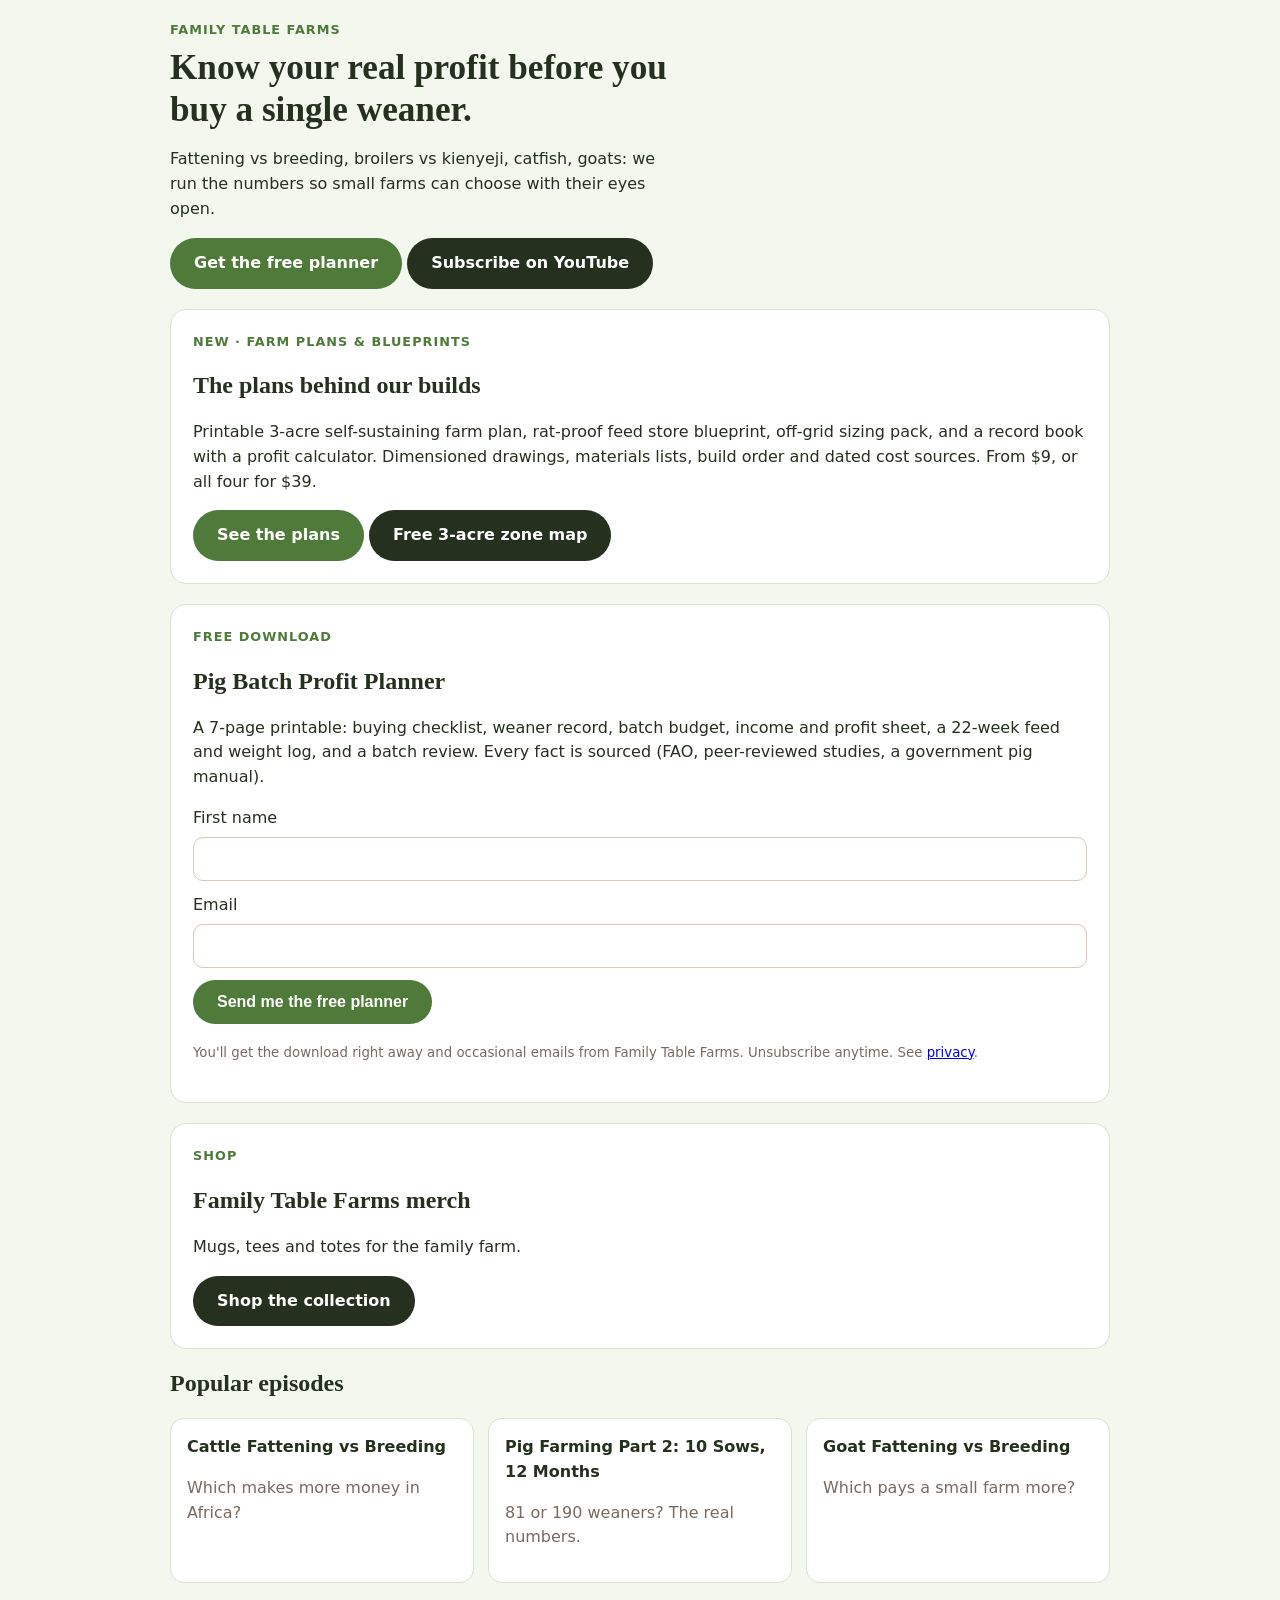
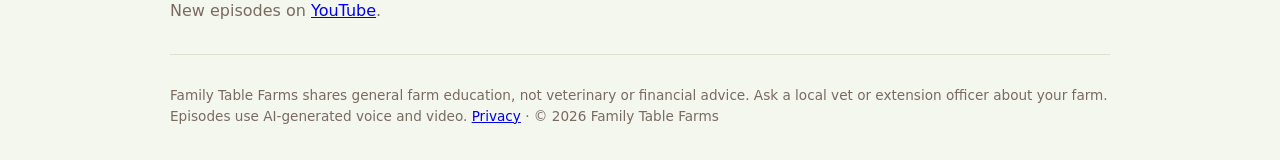
<file: index.html>
<!doctype html><html lang="en"><head><meta charset="utf-8">
<meta http-equiv="Content-Security-Policy" content="default-src 'self'; img-src 'self' data: https:; style-src 'self' 'unsafe-inline'; script-src 'self'; form-action https://formsubmit.co; base-uri 'self'; object-src 'none'; upgrade-insecure-requests">
<meta name="referrer" content="strict-origin-when-cross-origin"><meta name="viewport" content="width=device-width,initial-scale=1">
<title>Family Table Farms | Small-farm money battles, real numbers</title>
<meta name="description" content="Free Pig Batch Profit Planner: count every cost and every pig from weaner to market. From the Family Table Farms YouTube channel.">
<link rel="canonical" href="https://yarosim.github.io/family-table-farms/"><meta name="theme-color" content="#4F7A3A">
<link rel="stylesheet" href="style.css"></head><body><div class="wrap">
<section class="hero"><div><div class="kick">FAMILY TABLE FARMS</div><h1>Know your real profit before you buy a single weaner.</h1>
<p>Fattening vs breeding, broilers vs kienyeji, catfish, goats: we run the numbers so small farms can choose with their eyes open.</p>
<a class="btn" href="#free">Get the free planner</a> <a class="btn alt" href="https://www.youtube.com/channel/UChLOYBNOhn2u70Kt5-DNtow?sub_confirmation=1">Subscribe on YouTube</a></div></section>
<section class="card"><div class="kick">NEW · FARM PLANS &amp; BLUEPRINTS</div><h2>The plans behind our builds</h2>
<p>Printable 3-acre self-sustaining farm plan, rat-proof feed store blueprint, off-grid sizing pack, and a record book with a profit calculator. Dimensioned drawings, materials lists, build order and dated cost sources. From $9, or all four for $39.</p>
<a class="btn" href="plans/">See the plans</a> <a class="btn alt" href="plans/#free">Free 3-acre zone map</a></section>
<section class="card" id="free"><div class="kick">FREE DOWNLOAD</div><h2>Pig Batch Profit Planner</h2>
<p>A 7-page printable: buying checklist, weaner record, batch budget, income and profit sheet, a 22-week feed and weight log, and a batch review. Every fact is sourced (FAO, peer-reviewed studies, a government pig manual).</p>
<form action="https://formsubmit.co/pnsgloballlc@gmail.com" method="POST">
<input type="hidden" name="_subject" value="[SIGNUP] family-table-farms"><input type="hidden" name="_next" value="https://yarosim.github.io/family-table-farms/free/">
<input type="hidden" name="_captcha" value="false"><input type="hidden" name="_template" value="table"><input type="text" name="_honey" style="display:none" tabindex="-1" autocomplete="off">
<input type="hidden" name="source" value="family-table-farms-landing"><label>First name<input type="text" name="name" required></label>
<label>Email<input type="email" name="email" required></label><button class="btn" type="submit">Send me the free planner</button>
<p><small>You'll get the download right away and occasional emails from Family Table Farms. Unsubscribe anytime. See <a href="privacy.html">privacy</a>.</small></p></form></section>
<section class="card"><div class="kick">SHOP</div><h2>Family Table Farms merch</h2><p>Mugs, tees and totes for the family farm.</p><a class="btn alt" href="https://vb3mfp-qd.myshopify.com/collections/family-table-farms">Shop the collection</a></section>
<section><h2>Popular episodes</h2><div class="eps">
<div class="ep"><strong>Cattle Fattening vs Breeding</strong><p class="muted">Which makes more money in Africa?</p></div>
<div class="ep"><strong>Pig Farming Part 2: 10 Sows, 12 Months</strong><p class="muted">81 or 190 weaners? The real numbers.</p></div>
<div class="ep"><strong>Goat Fattening vs Breeding</strong><p class="muted">Which pays a small farm more?</p></div></div>
<p class="muted">New episodes on <a href="https://www.youtube.com/channel/UChLOYBNOhn2u70Kt5-DNtow">YouTube</a>.</p></section>
<footer><p>Family Table Farms shares general farm education, not veterinary or financial advice. Ask a local vet or extension officer about your farm. Episodes use AI-generated voice and video. <a href="privacy.html">Privacy</a> · © 2026 Family Table Farms</p></footer></div></body></html>
</file>
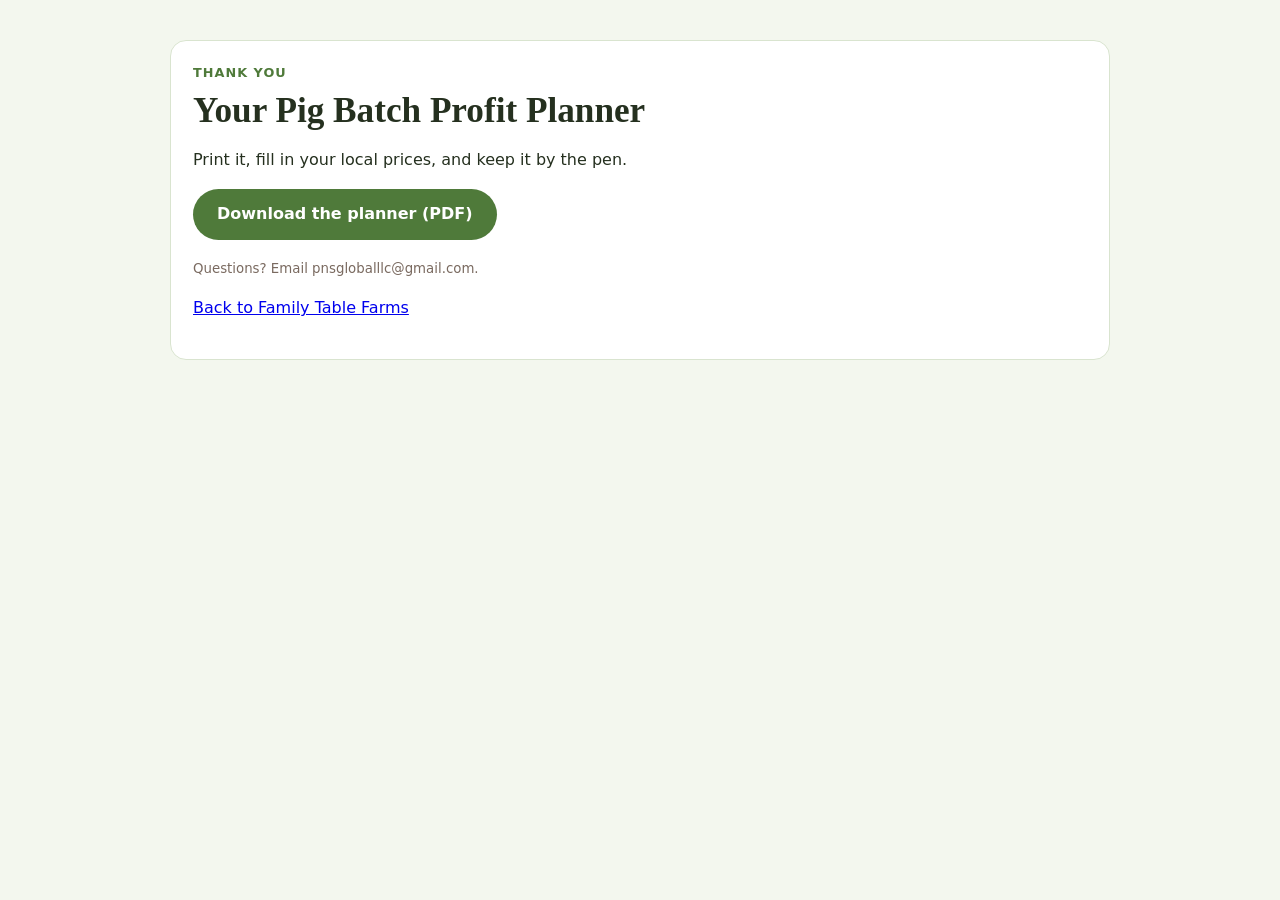
<file: free/index.html>
<!doctype html><html lang="en"><head><meta charset="utf-8"><meta http-equiv="Content-Security-Policy" content="default-src 'self'; img-src 'self' data: https:; style-src 'self' 'unsafe-inline'; script-src 'self'; form-action https://formsubmit.co; base-uri 'self'; object-src 'none'; upgrade-insecure-requests"><meta name="viewport" content="width=device-width,initial-scale=1"><meta name="robots" content="noindex">
<title>Your free planner | Family Table Farms</title><link rel="stylesheet" href="../style.css"></head><body><div class="wrap"><div class="card"><div class="kick">THANK YOU</div>
<h1>Your Pig Batch Profit Planner</h1><p>Print it, fill in your local prices, and keep it by the pen.</p>
<a class="btn" href="family-table-farms-pig-batch-profit-planner.pdf" download>Download the planner (PDF)</a>
<p><small>Questions? Email pnsgloballlc@gmail.com.</small></p><p><a href="../">Back to Family Table Farms</a></p></div></div></body></html>
</file>
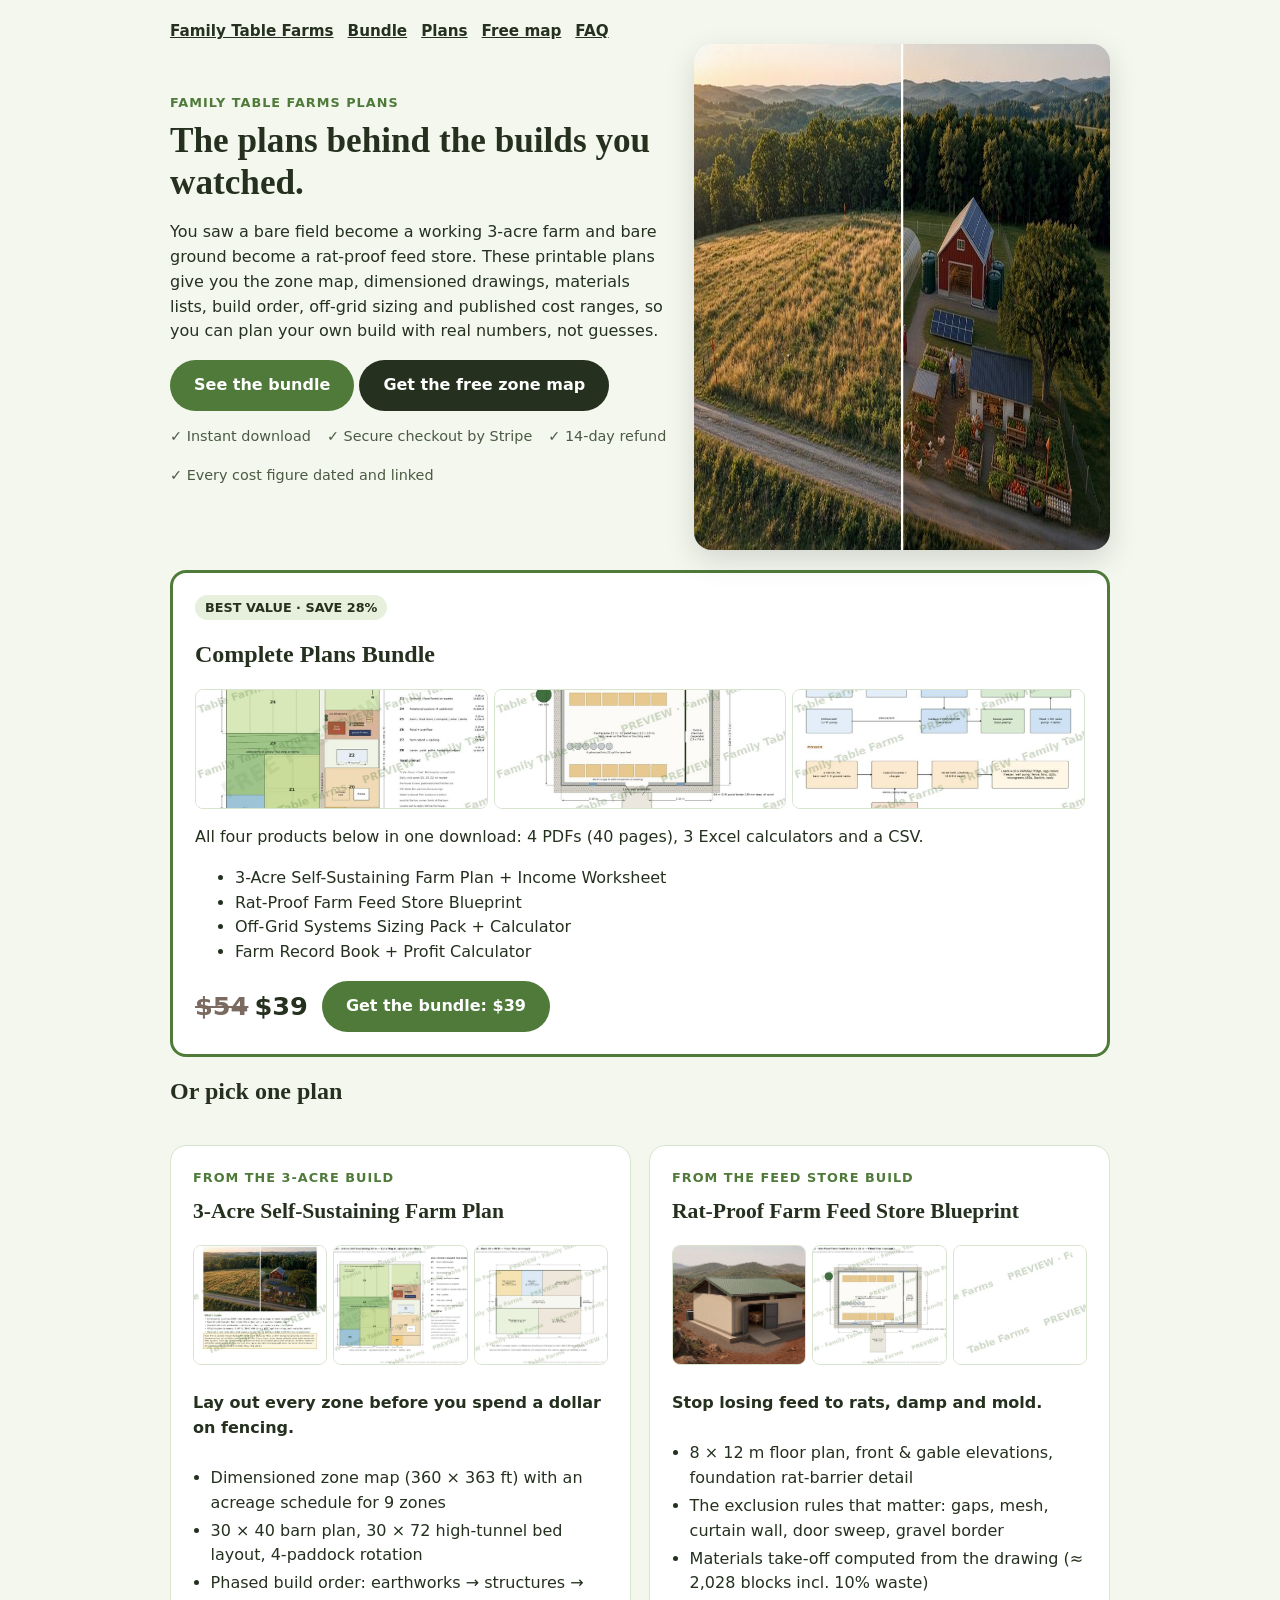
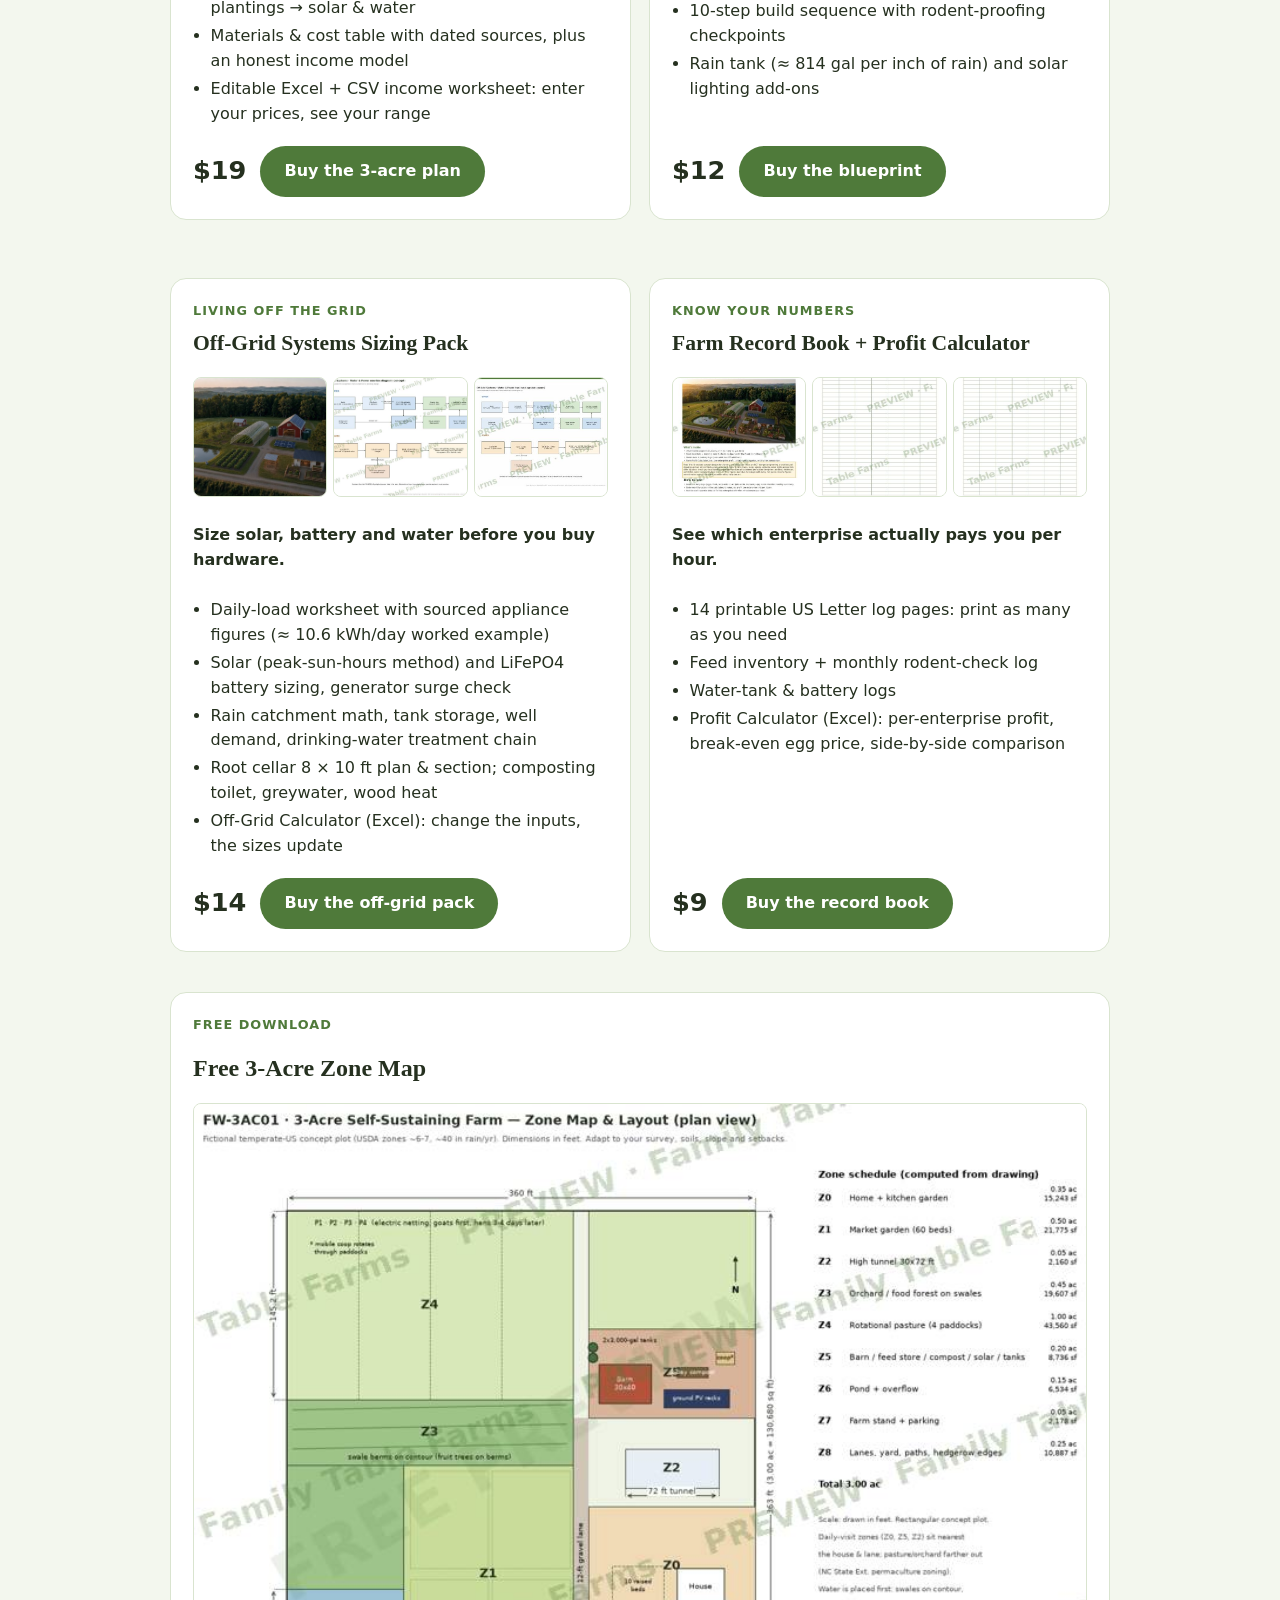
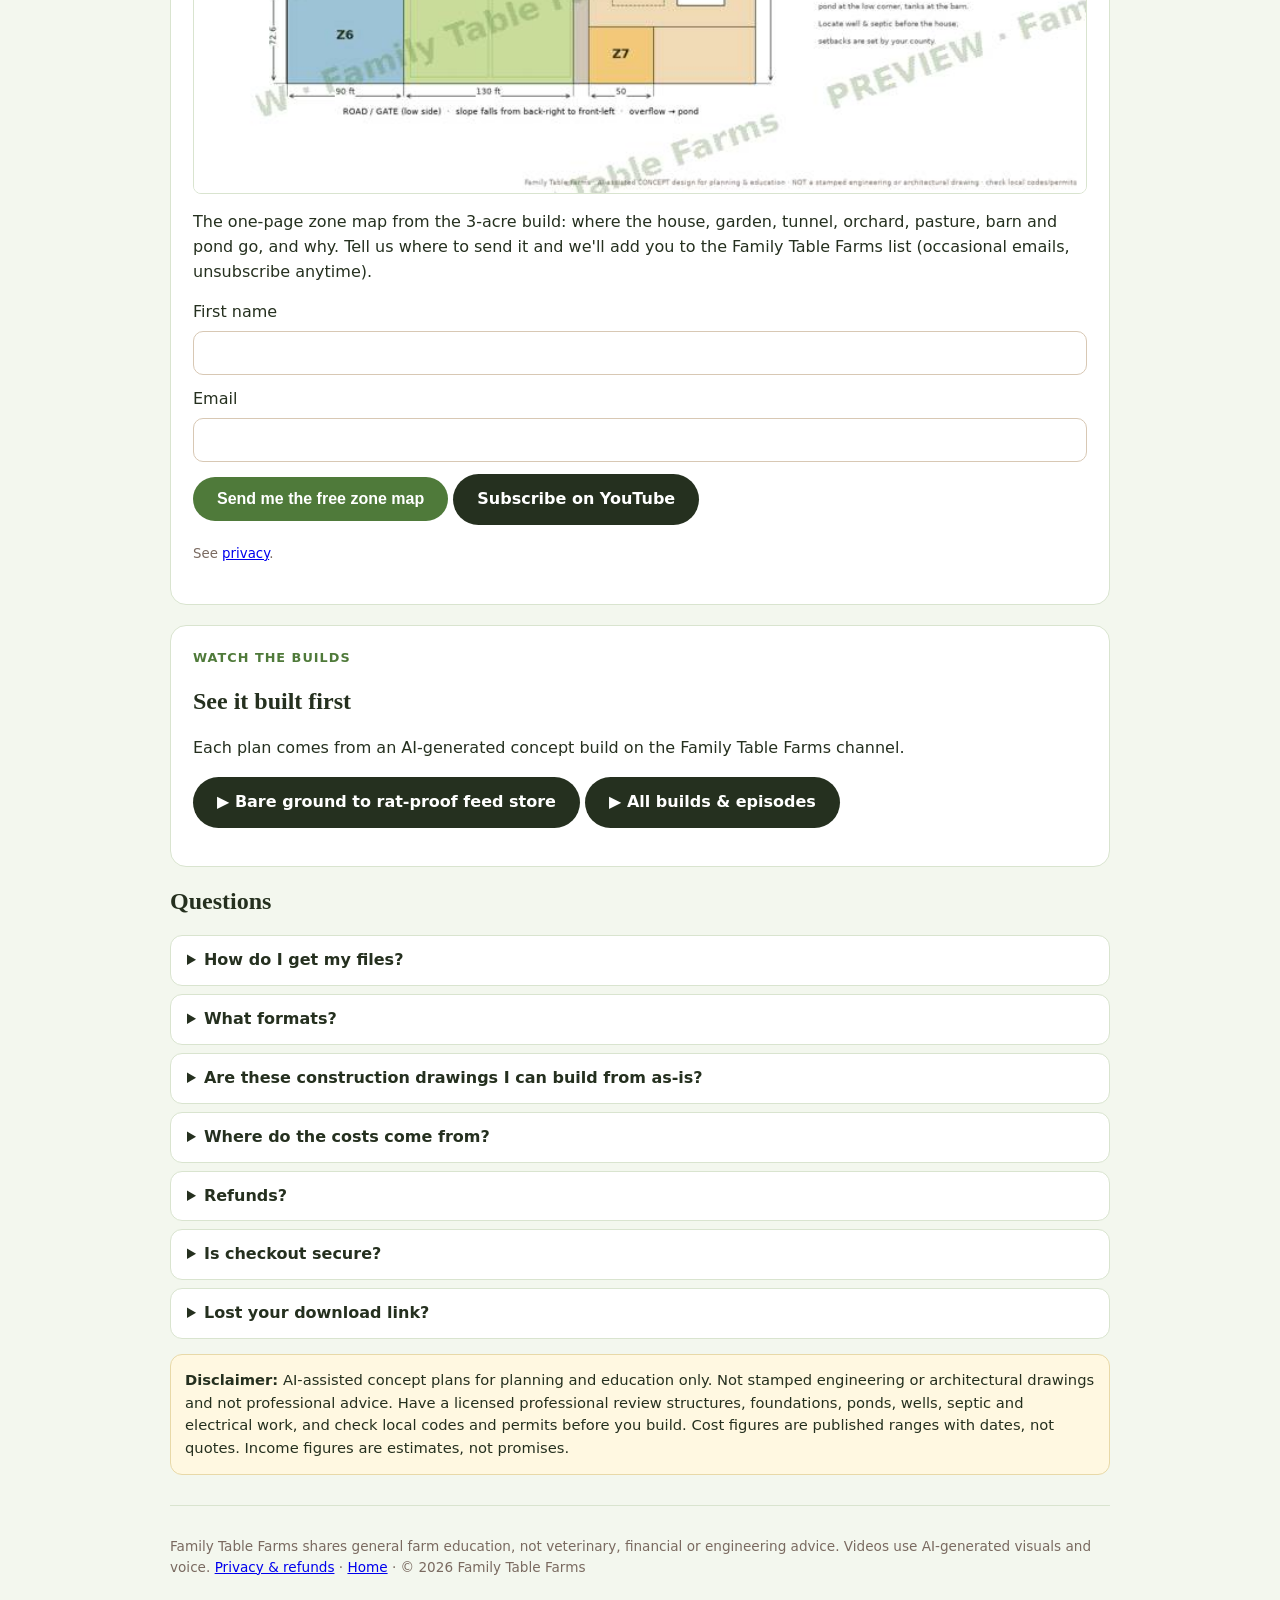
<file: plans/index.html>
<!doctype html><html lang="en"><head><meta charset="utf-8">
<meta http-equiv="Content-Security-Policy" content="default-src 'self'; img-src 'self' data: https:; style-src 'self' 'unsafe-inline'; script-src 'self'; form-action https://formsubmit.co; base-uri 'self'; object-src 'none'; upgrade-insecure-requests">
<meta name="referrer" content="strict-origin-when-cross-origin"><meta name="viewport" content="width=device-width,initial-scale=1">
<title>Farm Plans &amp; Blueprints | Family Table Farms</title>
<meta name="description" content="Printable small-farm plans from the Family Table Farms builds: 3-acre self-sustaining farm plan, rat-proof feed store blueprint, off-grid sizing pack, record book + profit calculator. Instant download.">
<link rel="canonical" href="https://yarosim.github.io/family-table-farms/plans/"><meta name="theme-color" content="#4F7A3A">
<meta property="og:title" content="Family Table Farms Plans &amp; Blueprints"><meta property="og:description" content="Plans from the builds you watched: zone map, dimensioned drawings, materials lists, sourced costs, off-grid sizing.">
<meta property="og:image" content="https://yarosim.github.io/family-table-farms/plans/img/3acre-before-after.jpg"><meta property="og:url" content="https://yarosim.github.io/family-table-farms/plans/">
<link rel="stylesheet" href="../style.css"><link rel="stylesheet" href="assets/plans.css"></head><body data-prefill-promo="off"><div class="wrap">
<nav class="nav"><a href="../">Family Table Farms</a><a href="#bundle">Bundle</a><a href="#plans">Plans</a><a href="#free">Free map</a><a href="#faq">FAQ</a></nav>
<!-- PROMO: hidden until FARMLAUNCH is confirmed working on a real (non-automated) checkout. To launch: remove the hidden attribute below and set data-prefill-promo="on" on <body>. -->
<p class="promo" hidden data-promo-banner="2026-12-31T23:59:00-05:00">Launch offer: <strong>20% off</strong> any plan with code <code>FARMLAUNCH</code> until Dec 31, 2026 (applied automatically at checkout from this page).</p>
<section class="hero"><div><div class="kick">FAMILY TABLE FARMS PLANS</div>
<h1>The plans behind the builds you watched.</h1>
<p>You saw a bare field become a working 3-acre farm and bare ground become a rat-proof feed store. These printable plans give you the zone map, dimensioned drawings, materials lists, build order, off-grid sizing and published cost ranges, so you can plan your own build with real numbers, not guesses.</p>
<a class="btn" href="#bundle">See the bundle</a> <a class="btn alt" href="#free">Get the free zone map</a>
<p class="trust"><span>✓ Instant download</span><span>✓ Secure checkout by Stripe</span><span>✓ 14-day refund</span><span>✓ Every cost figure dated and linked</span></p></div>
<img class="wide" src="img/3acre-before-after.jpg" alt="AI concept render: a bare 3-acre field before and the finished farm after" width="900" height="506"></section>

<section class="card bundle" id="bundle"><span class="tag">BEST VALUE · SAVE 28%</span><h2>Complete Plans Bundle</h2>
<div class="shots"><img src="img/3acre-zone-map-preview.jpg" alt="Zone map preview" loading="lazy"><img src="img/feedstore-plan-preview.jpg" alt="Feed store floor plan preview" loading="lazy"><img src="img/offgrid-diagram-preview.jpg" alt="Off-grid system diagram preview" loading="lazy"></div>
<p>All four products below in one download: 4 PDFs (40 pages), 3 Excel calculators and a CSV.</p>
<ul><li>3-Acre Self-Sustaining Farm Plan + Income Worksheet</li><li>Rat-Proof Farm Feed Store Blueprint</li><li>Off-Grid Systems Sizing Pack + Calculator</li><li>Farm Record Book + Profit Calculator</li></ul>
<div class="buy"><span class="price"><span class="was">$54</span>$39</span><a class="btn" data-buy="ftf-bundle" data-promo="FARMLAUNCH" data-promo-until="2026-12-31T23:59:00-05:00" href="https://buy.stripe.com/5kQ9ATd6Abtqew23362Ji2S" rel="noopener">Get the bundle: $39</a></div></section>

<h2 id="plans">Or pick one plan</h2><div class="grid">
<section class="card prod"><div class="kick">FROM THE 3-ACRE BUILD</div><h3>3-Acre Self-Sustaining Farm Plan</h3>
<div class="shots"><img src="img/3acre-page1.jpg" alt="Cover page preview" loading="lazy"><img src="img/3acre-zone-map-preview.jpg" alt="Zone map preview" loading="lazy"><img src="img/barn-plan-preview.jpg" alt="Barn floor plan preview" loading="lazy"></div>
<p><strong>Lay out every zone before you spend a dollar on fencing.</strong></p>
<ul><li>Dimensioned zone map (360 × 363 ft) with an acreage schedule for 9 zones</li><li>30 × 40 barn plan, 30 × 72 high-tunnel bed layout, 4-paddock rotation</li><li>Phased build order: earthworks → structures → plantings → solar &amp; water</li><li>Materials &amp; cost table with dated sources, plus an honest income model</li><li>Editable Excel + CSV income worksheet: enter your prices, see your range</li></ul>
<div class="buy"><span class="price">$19</span><a class="btn" data-buy="ftf-3acre" data-promo="FARMLAUNCH" data-promo-until="2026-12-31T23:59:00-05:00" href="https://buy.stripe.com/5kQ4gz1nS7dacnUcDG2Ji2O" rel="noopener">Buy the 3-acre plan</a></div></section>
<section class="card prod"><div class="kick">FROM THE FEED STORE BUILD</div><h3>Rat-Proof Farm Feed Store Blueprint</h3>
<div class="shots"><img src="img/feedstore-final.jpg" alt="AI concept render of the finished feed store" loading="lazy"><img src="img/feedstore-plan-preview.jpg" alt="Floor plan preview" loading="lazy"><img src="img/feedstore-page3.jpg" alt="Elevation page preview" loading="lazy"></div>
<p><strong>Stop losing feed to rats, damp and mold.</strong></p>
<ul><li>8 × 12 m floor plan, front &amp; gable elevations, foundation rat-barrier detail</li><li>The exclusion rules that matter: gaps, mesh, curtain wall, door sweep, gravel border</li><li>Materials take-off computed from the drawing (≈ 2,028 blocks incl. 10% waste)</li><li>10-step build sequence with rodent-proofing checkpoints</li><li>Rain tank (≈ 814 gal per inch of rain) and solar lighting add-ons</li></ul>
<div class="buy"><span class="price">$12</span><a class="btn" data-buy="ftf-feedstore" data-promo="FARMLAUNCH" data-promo-until="2026-12-31T23:59:00-05:00" href="https://buy.stripe.com/28E28rd6A2WUfA6cDG2Ji2P" rel="noopener">Buy the blueprint</a></div></section>
<section class="card prod"><div class="kick">LIVING OFF THE GRID</div><h3>Off-Grid Systems Sizing Pack</h3>
<div class="shots"><img src="img/3acre-solar-tanks.jpg" alt="AI concept render of solar array and rain tanks" loading="lazy"><img src="img/offgrid-diagram-preview.jpg" alt="System diagram preview" loading="lazy"><img src="img/offgrid-page2.jpg" alt="Load worksheet preview" loading="lazy"></div>
<p><strong>Size solar, battery and water before you buy hardware.</strong></p>
<ul><li>Daily-load worksheet with sourced appliance figures (≈ 10.6 kWh/day worked example)</li><li>Solar (peak-sun-hours method) and LiFePO4 battery sizing, generator surge check</li><li>Rain catchment math, tank storage, well demand, drinking-water treatment chain</li><li>Root cellar 8 × 10 ft plan &amp; section; composting toilet, greywater, wood heat</li><li>Off-Grid Calculator (Excel): change the inputs, the sizes update</li></ul>
<div class="buy"><span class="price">$14</span><a class="btn" data-buy="ftf-offgrid" data-promo="FARMLAUNCH" data-promo-until="2026-12-31T23:59:00-05:00" href="https://buy.stripe.com/9B66oH4A4gNKfA66fi2Ji2Q" rel="noopener">Buy the off-grid pack</a></div></section>
<section class="card prod"><div class="kick">KNOW YOUR NUMBERS</div><h3>Farm Record Book + Profit Calculator</h3>
<div class="shots"><img src="img/records-page1.jpg" alt="Record book cover preview" loading="lazy"><img src="img/records-page3.jpg" alt="Flock record page preview" loading="lazy"><img src="img/records-page6.jpg" alt="Log page preview" loading="lazy"></div>
<p><strong>See which enterprise actually pays you per hour.</strong></p>
<ul><li>14 printable US Letter log pages: print as many as you need</li><li>Feed inventory + monthly rodent-check log</li><li>Water-tank &amp; battery logs</li><li>Profit Calculator (Excel): per-enterprise profit, break-even egg price, side-by-side comparison</li></ul>
<div class="buy"><span class="price">$9</span><a class="btn" data-buy="ftf-records" data-promo="FARMLAUNCH" data-promo-until="2026-12-31T23:59:00-05:00" href="https://buy.stripe.com/7sY4gz5E8cxu73A9ru2Ji2R" rel="noopener">Buy the record book</a></div></section></div>

<section class="card" id="free"><div class="kick">FREE DOWNLOAD</div><h2>Free 3-Acre Zone Map</h2>
<div class="shots one"><img src="img/3acre-zone-map-preview.jpg" alt="Free zone map preview" loading="lazy"></div>
<p>The one-page zone map from the 3-acre build: where the house, garden, tunnel, orchard, pasture, barn and pond go, and why. Tell us where to send it and we'll add you to the Family Table Farms list (occasional emails, unsubscribe anytime).</p>
<form action="https://formsubmit.co/pnsgloballlc@gmail.com" method="POST">
<input type="hidden" name="_subject" value="[SIGNUP] family-table-farms plans zone map"><input type="hidden" name="_next" value="https://yarosim.github.io/family-table-farms/free/3-acre-zone-map.pdf">
<input type="hidden" name="_captcha" value="false"><input type="hidden" name="_template" value="table"><input type="text" name="_honey" style="display:none" tabindex="-1" autocomplete="off">
<input type="hidden" name="source" value="plans-zone-map"><input type="hidden" name="utm" value="direct">
<label>First name<input type="text" name="name" required></label><label>Email<input type="email" name="email" required></label>
<button class="btn" type="submit">Send me the free zone map</button> <a class="btn alt" href="https://www.youtube.com/channel/UChLOYBNOhn2u70Kt5-DNtow?sub_confirmation=1" rel="noopener">Subscribe on YouTube</a>
<p><small>See <a href="../privacy.html">privacy</a>.</small></p></form></section>

<section class="card"><div class="kick">WATCH THE BUILDS</div><h2>See it built first</h2>
<p>Each plan comes from an AI-generated concept build on the Family Table Farms channel.</p>
<p><a class="btn alt" href="https://www.youtube.com/watch?v=pWa-LT3Fvps" rel="noopener">▶ Bare ground to rat-proof feed store</a> <a class="btn alt" href="https://www.youtube.com/channel/UChLOYBNOhn2u70Kt5-DNtow/videos" rel="noopener">▶ All builds &amp; episodes</a></p></section>

<section id="faq"><h2>Questions</h2>
<details><summary>How do I get my files?</summary><p>Right after payment you land on a private download page. We also email you a link to it that works for 30 days. Download buttons refresh each visit (5 downloads per file).</p></details>
<details><summary>What formats?</summary><p>PDF (US Letter, printable) plus Excel .xlsx calculators that also open in Google Sheets, LibreOffice and Numbers. The 3-acre worksheet also comes as CSV.</p></details>
<details><summary>Are these construction drawings I can build from as-is?</summary><p>No. They are planning plans: AI-assisted concepts with dimensions, quantities and sourced cost ranges to help you plan, budget and talk to builders. They are not stamped engineering or architectural drawings. Have a licensed professional review structures, foundations, ponds, wells, septic and electrical work, and check your local codes and permits.</p></details>
<details><summary>Where do the costs come from?</summary><p>Published sources (extension services, government data, retailers and cost guides), each listed with a link and the date we checked it. They are US ranges, not quotes; your local prices will differ.</p></details>
<details><summary>Refunds?</summary><p>If a plan isn't useful to you, email <a href="mailto:pnsgloballlc@gmail.com">pnsgloballlc@gmail.com</a> within 14 days of purchase with your Stripe receipt and we'll refund you in full.</p></details>
<details><summary>Is checkout secure?</summary><p>Payment is handled by Stripe. We never see your card number. Your bank statement and receipt may show "Yaro Security", the business that runs our checkout.</p></details>
<details><summary>Lost your download link?</summary><p>Use the resend form on the <a href="thanks/">download page</a> with the email you used at checkout.</p></details></section>

<p class="disc"><strong>Disclaimer:</strong> AI-assisted concept plans for planning and education only. Not stamped engineering or architectural drawings and not professional advice. Have a licensed professional review structures, foundations, ponds, wells, septic and electrical work, and check local codes and permits before you build. Cost figures are published ranges with dates, not quotes. Income figures are estimates, not promises.</p>
<footer><p>Family Table Farms shares general farm education, not veterinary, financial or engineering advice. Videos use AI-generated visuals and voice. <a href="../privacy.html">Privacy &amp; refunds</a> · <a href="../">Home</a> · © 2026 Family Table Farms</p></footer>
</div><script src="assets/store.js"></script></body></html>
</file>
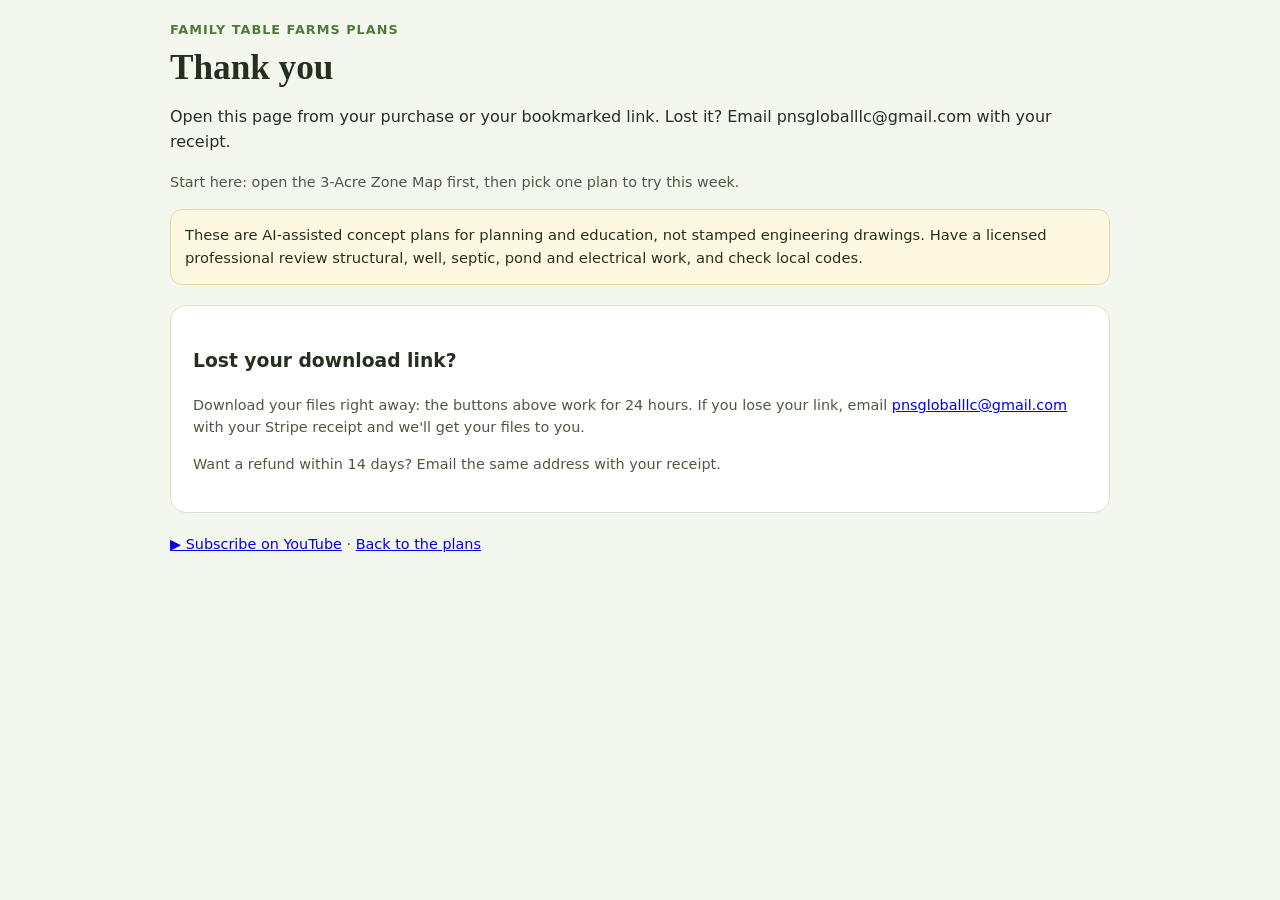
<file: plans/thanks/index.html>
<!doctype html><html lang="en"><head><meta charset="utf-8"><meta name="viewport" content="width=device-width,initial-scale=1">
<meta name="robots" content="noindex,nofollow,noarchive"><meta name="referrer" content="no-referrer">
<meta http-equiv="Content-Security-Policy" content="default-src 'self'; script-src 'self'; style-src 'self'; img-src 'self' data:; connect-src https://exodus-paygate.yarosimpro.workers.dev; base-uri 'none'; form-action 'none'">
<title>Your downloads | Family Table Farms</title>
<link rel="stylesheet" href="../../style.css"><link rel="stylesheet" href="../assets/plans.css"></head>
<body data-paygate="https://exodus-paygate.yarosimpro.workers.dev"><main class="wrap">
<div class="kick">FAMILY TABLE FARMS PLANS</div><h1 id="h">Thank you</h1>
<p id="st" role="status" aria-live="polite">Confirming your payment with Stripe…</p>
<p class="small">Start here: open the 3-Acre Zone Map first, then pick one plan to try this week.</p>
<ul id="files" class="dlist"></ul>
<p class="small" id="exp" hidden></p>
<div id="keep" hidden><p class="small">Download your files now. <a id="acc" href="#">Bookmark this page</a> to get fresh download buttons any time in the next 30 days.</p></div>
<p class="disc">These are AI-assisted concept plans for planning and education, not stamped engineering drawings. Have a licensed professional review structural, well, septic, pond and electrical work, and check local codes.</p>
<section class="card" id="fallback"><h3>Lost your download link?</h3>
<p class="small">Download your files right away: the buttons above work for 24 hours. If you lose your link, email <a href="mailto:pnsgloballlc@gmail.com">pnsgloballlc@gmail.com</a> with your Stripe receipt and we'll get your files to you.</p>
<p class="small">Want a refund within 14 days? Email the same address with your receipt.</p></section>
<p class="small"><a href="https://www.youtube.com/channel/UChLOYBNOhn2u70Kt5-DNtow?sub_confirmation=1" rel="noopener">▶ Subscribe on YouTube</a> · <a href="../">Back to the plans</a></p>
</main><script src="../assets/thanks.js"></script></body></html>
</file>
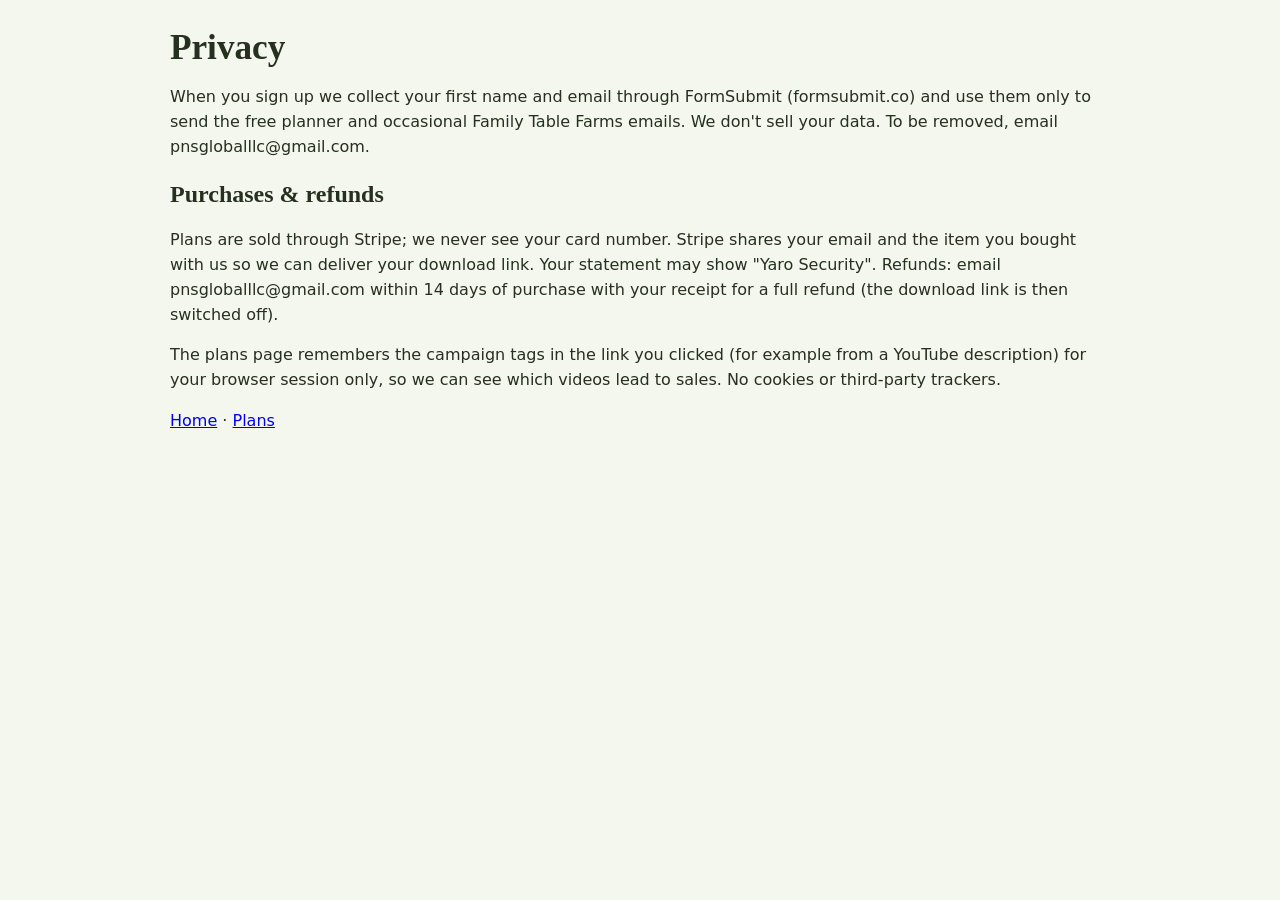
<file: privacy.html>
<!doctype html><html lang="en"><head><meta charset="utf-8"><meta name="viewport" content="width=device-width,initial-scale=1"><title>Privacy | Family Table Farms</title><link rel="stylesheet" href="style.css"></head><body><div class="wrap"><h1>Privacy</h1>
<p>When you sign up we collect your first name and email through FormSubmit (formsubmit.co) and use them only to send the free planner and occasional Family Table Farms emails. We don't sell your data. To be removed, email pnsgloballlc@gmail.com.</p><h2>Purchases &amp; refunds</h2><p>Plans are sold through Stripe; we never see your card number. Stripe shares your email and the item you bought with us so we can deliver your download link. Your statement may show "Yaro Security". Refunds: email pnsgloballlc@gmail.com within 14 days of purchase with your receipt for a full refund (the download link is then switched off).</p>
<p>The plans page remembers the campaign tags in the link you clicked (for example from a YouTube description) for your browser session only, so we can see which videos lead to sales. No cookies or third-party trackers.</p>
<p><a href="./">Home</a> · <a href="plans/">Plans</a></p></div></body></html>
</file>
<file: style.css>
*{box-sizing:border-box}body{margin:0;font-family:system-ui,-apple-system,Segoe UI,Roboto,sans-serif;background:#F3F7EE;color:#25301F;line-height:1.55}
.site-head{background:#fff;border-bottom:3px solid #4F7A3A}
.site-head .wrap{padding-top:12px;padding-bottom:12px}
.brand{display:inline-flex;align-items:center;gap:10px;max-width:100%;min-height:48px;padding:4px 16px 4px 4px;border:2px solid #4F7A3A;border-radius:999px;background:#fff;color:#25301F;text-decoration:none;font-weight:800}
.brand img{width:40px;height:40px;border-radius:12px;flex:0 0 auto}
.brand span{font-family:Georgia,serif;font-size:1.15rem;line-height:1.15}
.brand:hover{background:#F3F7EE}
.brand:focus{outline:3px solid #25301F;outline-offset:3px}
footer .brand{margin:0 0 16px}
@media(max-width:420px){.brand{gap:8px;padding-right:12px}.brand span{font-size:1rem}}
.wrap{max-width:980px;margin:auto;padding:20px}h1,h2{font-family:Georgia,serif;line-height:1.2}h1{font-size:2.2rem;margin:.2em 0}
.hero{display:grid;gap:24px;align-items:center}@media(min-width:760px){.hero{grid-template-columns:1.2fr 1fr}}
.hero img{width:100%;max-width:360px;border-radius:18px;box-shadow:0 10px 30px #0002;justify-self:center}
.kick{color:#4F7A3A;font-weight:700;letter-spacing:.08em;font-size:.8rem}.card{background:#fff;border:1px solid #D9E4CF;border-radius:16px;padding:22px;margin:20px 0}
.btn{display:inline-block;background:#4F7A3A;color:#fff;border:0;border-radius:999px;padding:13px 24px;font-size:1rem;font-weight:700;text-decoration:none;cursor:pointer}
.btn.alt{background:#25301F}input[type=email],input[type=text]{width:100%;padding:12px;border:1px solid #d8c8b4;border-radius:10px;font-size:1rem;margin:6px 0 12px}
.eps{display:grid;gap:14px}@media(min-width:760px){.eps{grid-template-columns:repeat(3,1fr)}}.ep{background:#fff;border-radius:14px;padding:16px;border:1px solid #D9E4CF}
small,.muted{color:#7a6a60}footer{font-size:.85rem;color:#7a6a60;border-top:1px solid #D9E4CF;margin-top:30px;padding-top:16px}
</file>
<file: plans/assets/plans.css>
.nav{display:flex;gap:14px;flex-wrap:wrap;font-weight:700;font-size:.95rem}.nav a{color:#25301F}
.promo{background:#25301F;color:#fff;border-radius:14px;padding:12px 18px;margin:12px 0;font-weight:600}.promo code{background:#4F7A3A;padding:2px 8px;border-radius:6px;color:#fff}
.hero img.wide{max-width:100%}
.grid{display:grid;gap:18px}@media(min-width:760px){.grid{grid-template-columns:1fr 1fr}}
.prod{display:flex;flex-direction:column}.prod h3{font-family:Georgia,serif;margin:.3em 0;font-size:1.35rem}
.shots{display:grid;grid-template-columns:repeat(3,1fr);gap:6px;margin:10px 0}.shots img{width:100%;height:120px;object-fit:cover;border-radius:8px;border:1px solid #D9E4CF;background:#fff}
.shots.one{grid-template-columns:1fr}.shots.one img{height:auto}
.prod ul{padding-left:1.1em;margin:.4em 0 1em}.prod li{margin:.2em 0}
.buy{margin-top:auto;display:flex;align-items:center;gap:14px;flex-wrap:wrap}.price{font-size:1.6rem;font-weight:800}.was{text-decoration:line-through;color:#7a6a60;font-weight:600;margin-right:6px}
.bundle{border:3px solid #4F7A3A}.tag{display:inline-block;background:#E6F0DC;color:#25301F;border-radius:999px;padding:3px 10px;font-size:.8rem;font-weight:700}
details{background:#fff;border:1px solid #D9E4CF;border-radius:12px;padding:12px 16px;margin:8px 0}summary{font-weight:700;cursor:pointer}
.disc{background:#FFF8E1;border:1px solid #E8D9A8;border-radius:12px;padding:14px;font-size:.92rem}
.trust{display:flex;gap:16px;flex-wrap:wrap;font-size:.9rem;color:#4b5a43}
.dlist{list-style:none;padding:0}.dlist li{display:flex;justify-content:space-between;align-items:center;gap:12px;background:#fff;border:1px solid #D9E4CF;border-radius:12px;padding:12px 14px;margin:8px 0}
.fmt{display:block;color:#7a6a60;font-size:.85rem}.btn.sm{padding:9px 16px;font-size:.92rem}.small{font-size:.9rem;color:#4b5a43}
</file>
